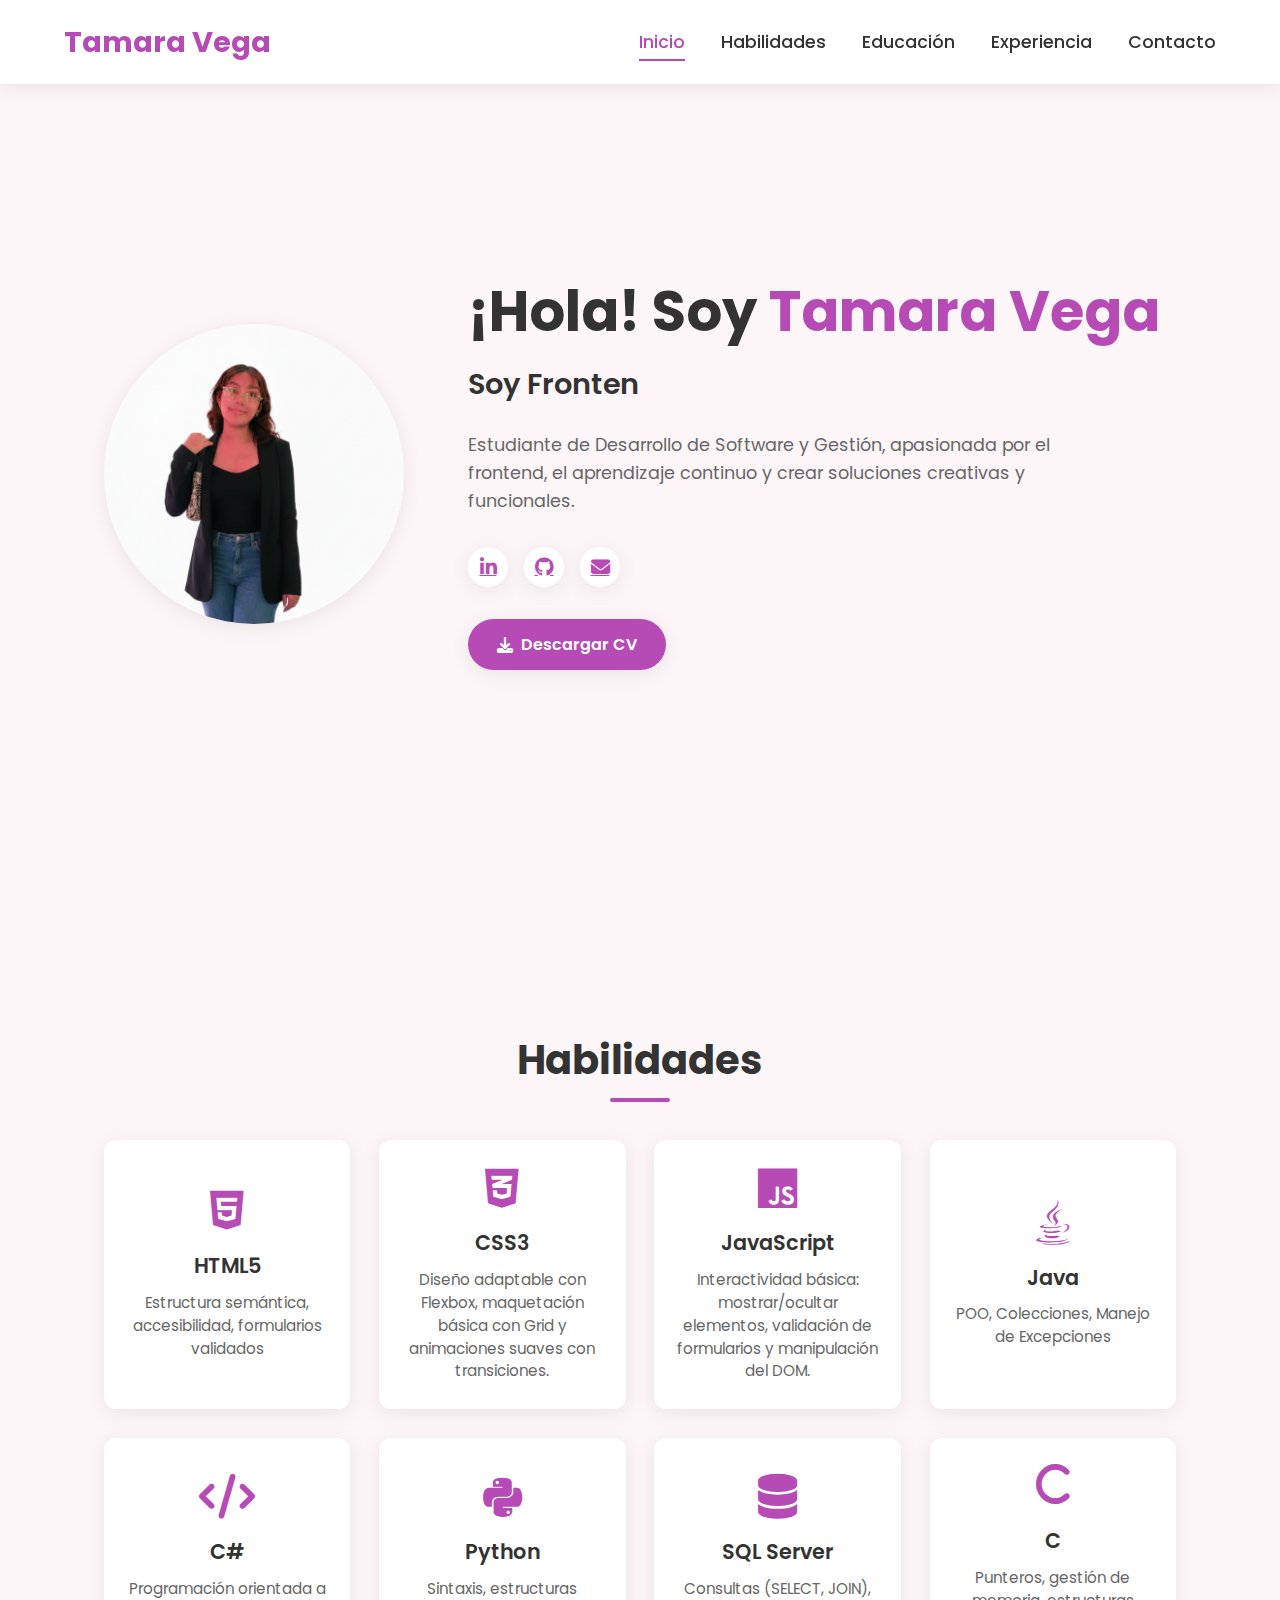
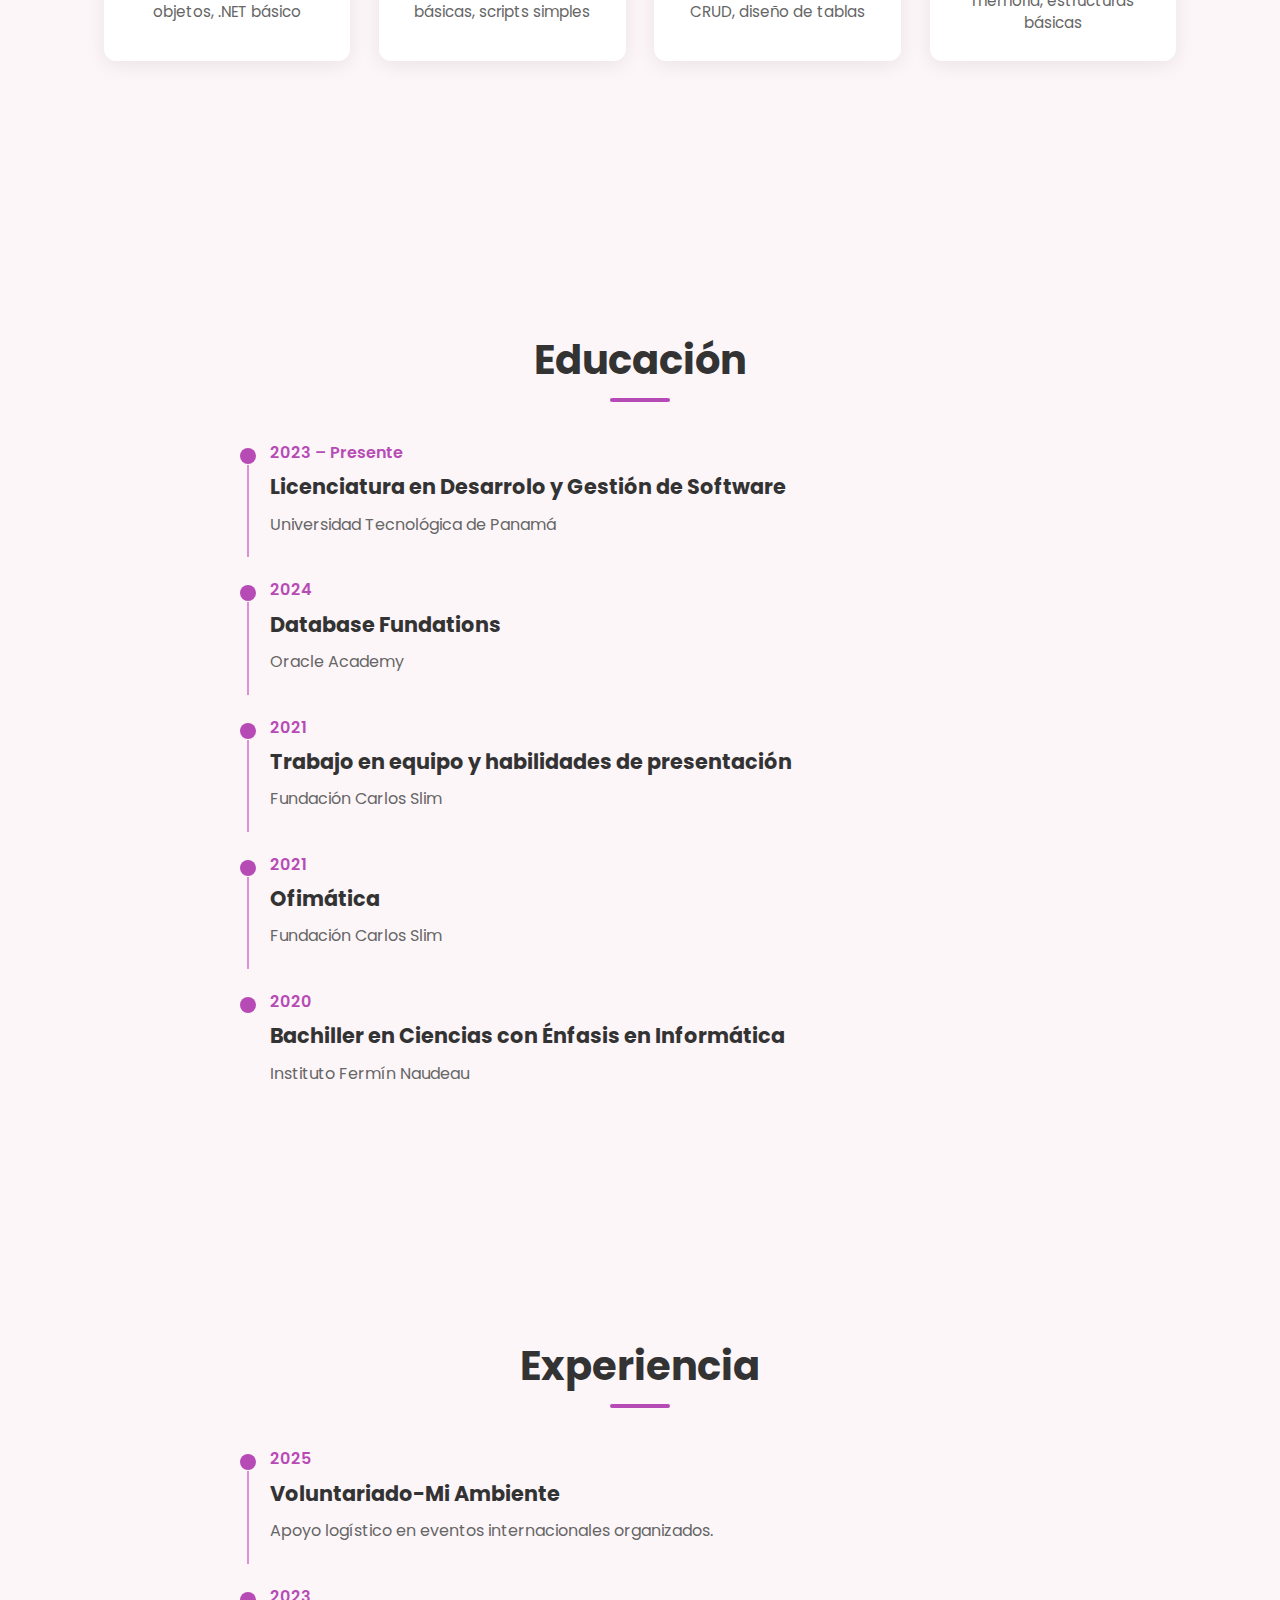
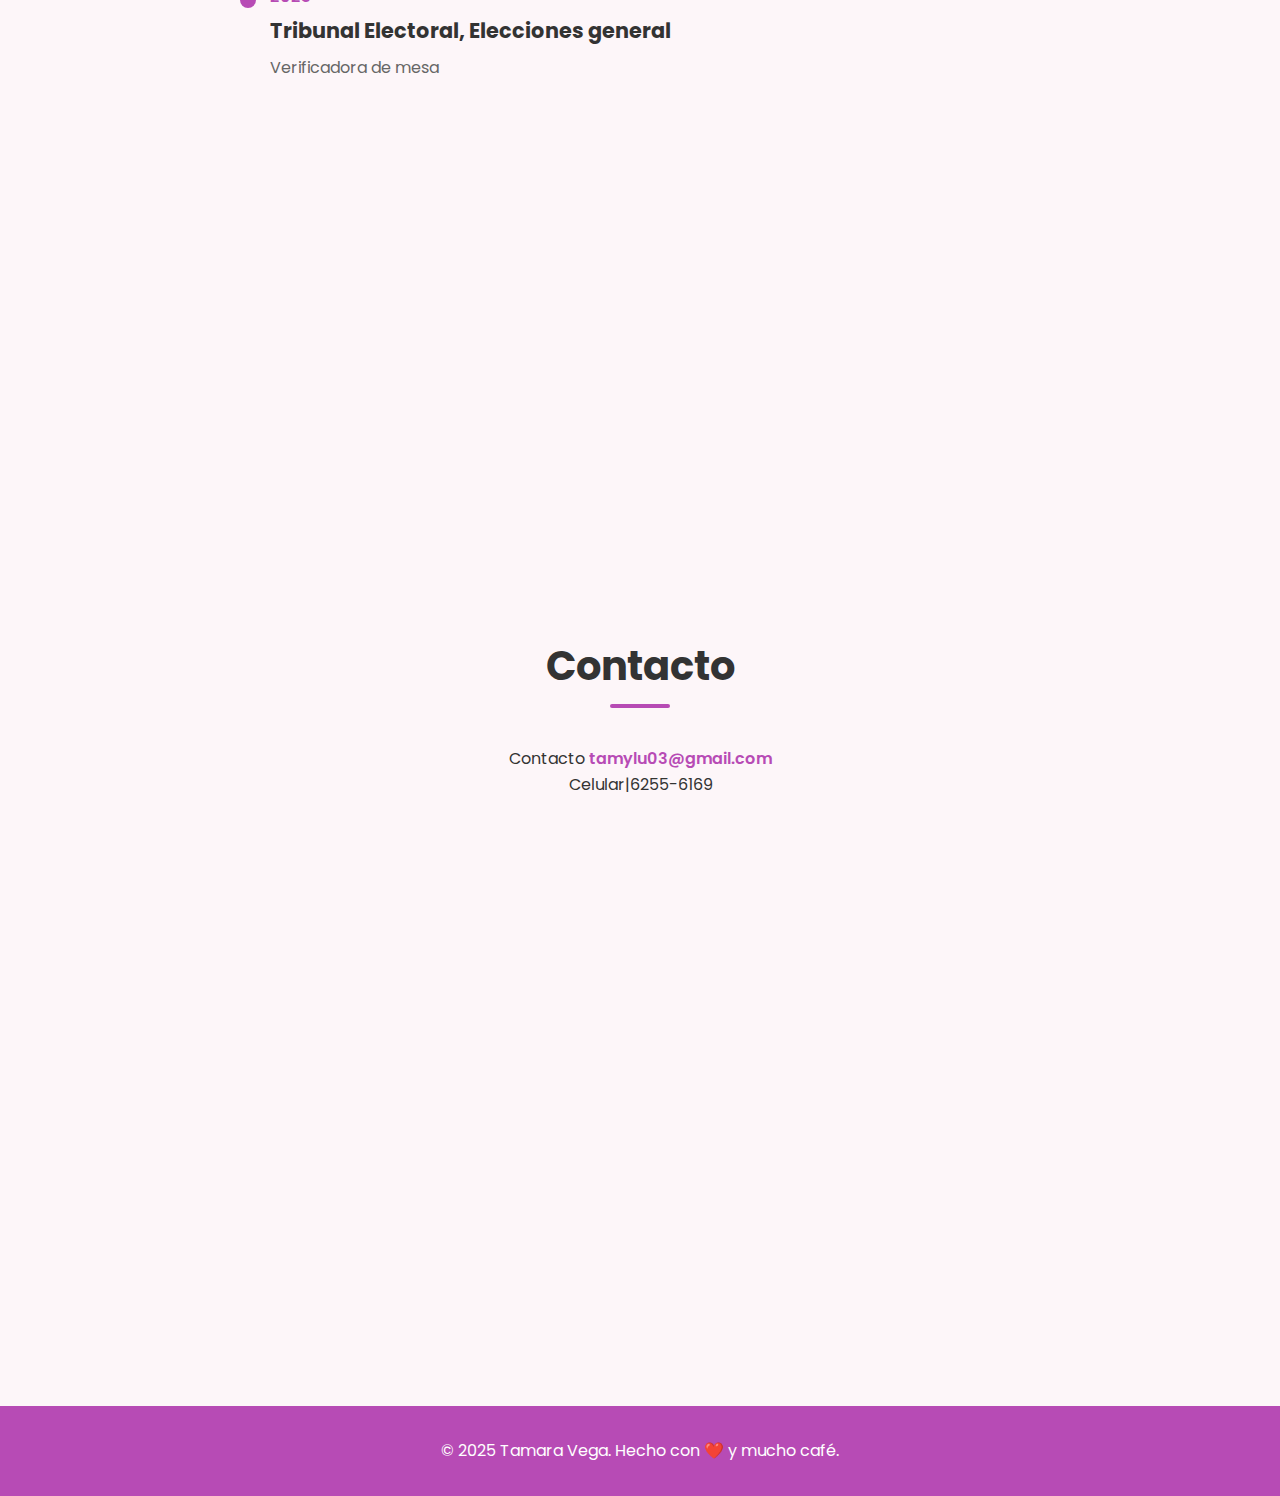
<file: PortafolioDigitalTamaraVega/index.html>
<!DOCTYPE html>
<html lang="es">
<head>
    <meta charset="UTF-8">
    <meta name="viewport" content="width=device-width, initial-scale=1.0">
    <title>Tamara Vega | Portafolio</title>
    <link href="https://fonts.googleapis.com/css2?family=Poppins:wght@300;400;500;600;700&display=swap" rel="stylesheet">
    <link rel="stylesheet" href="https://cdnjs.cloudflare.com/ajax/libs/font-awesome/6.5.2/css/all.min.css">
    <link rel="stylesheet" href="style.css">
</head>
<body>
    <header>
        <a href="#" class="logo">
            Tamara Vega
        </a>

        <div class="menu-toggle" id="menuToggle">
            <span></span>
            <span></span>
            <span></span>
        </div>

        <nav id="navMenu">
            <a href="#home" class="active">Inicio</a>
            <a href="#skills">Habilidades</a>
            <a href="#education">Educación</a>
            <a href="#experience">Experiencia</a>
            <a href="#contact">Contacto</a>
        </nav>
    </header>

    <!-- ===== HOME ===== -->
    <section id="home" class="home">
        <div class="home-img">
            <img src="Image/image1.png" alt="Tamara Vega - Desarrolladora">
        </div>
        <div class="home-content">
            <h1>¡Hola! Soy <span>Tamara Vega</span></h1>
            
            <div class="typing-text">
                Soy <span id="role">Frontend Developer</span>
            </div>
            <p>
                Estudiante de Desarrollo de Software y Gestión, apasionada por el frontend, el aprendizaje continuo y crear soluciones
                creativas y funcionales.
            </p>

            <div class="social-icons">
                <a href="https://linkedin.com/in/tamara-vega-londoño-8828b6347" target="_blank" aria-label="LinkedIn">
                    <i class="fab fa-linkedin-in"></i>
                </a>
                <a href="https://github.com/tamara3vega5" target="_blank" aria-label="GitHub">
                    <i class="fab fa-github"></i>
                </a>
                <a href="mailto:tamylu03@gmail.com" aria-label="Email">
                    <i class="fas fa-envelope"></i>
                </a>
            </div>

            <a href="CV Tamara Vega - Desarrollo y Gestión de Software.pdf" class="btn" download>
                <i class="fas fa-download"></i> Descargar CV
            </a>
        </div>
    </section>

    <!-- ===== SKILLS ===== -->
<section id="skills">
    <h2 class="section-title">Habilidades</h2>
    <div class="skills-container">
        <!-- Frontend -->
        <div class="skill-card">
            <i class="fab fa-html5"></i>
            <h3>HTML5</h3>
            <p>Estructura semántica, accesibilidad, formularios validados</p>
        </div>
        <div class="skill-card">
            <i class="fab fa-css3-alt"></i>
            <h3>CSS3</h3>
            <p>Diseño adaptable con Flexbox, maquetación básica con Grid y animaciones suaves con transiciones.</p>
        </div>
        <div class="skill-card">
            <i class="fab fa-js"></i>
            <h3>JavaScript</h3>
            <p>Interactividad básica: mostrar/ocultar elementos, validación de formularios y manipulación del DOM.</p>
        </div>

        <!-- Backend -->
        <div class="skill-card">
            <i class="fab fa-java"></i>
            <h3>Java</h3>
            <p>POO, Colecciones, Manejo de Excepciones</p>
        </div>
        <div class="skill-card">
            <i class="fas fa-code"></i>
            <h3>C#</h3>
            <p>Programación orientada a objetos, .NET básico</p>
        </div>
        <div class="skill-card">
            <i class="fab fa-python"></i>
            <h3>Python</h3>
            <p>Sintaxis, estructuras básicas, scripts simples</p>
        </div>

        <!-- Bases de Datos -->
        <div class="skill-card">
            <i class="fas fa-database"></i>
            <h3>SQL Server</h3>
            <p>Consultas (SELECT, JOIN), CRUD, diseño de tablas</p>
        </div>

        <!-- Lenguaje de sistemas -->
        <div class="skill-card">
            <i class="fas fa-c"></i>
            <h3>C</h3>
            <p>Punteros, gestión de memoria, estructuras básicas</p>
        </div>
    </div>
</section>

    <!-- ===== EDUCATION ===== -->
    <section id="education">
        <h2 class="section-title">Educación</h2>
        <div class="timeline">
            <!-- 📝 EDITA AQUÍ: Tu educación -->
            <div class="timeline-item">
                <div class="timeline-date">2023 – Presente</div>
                <h3 class="timeline-title">Licenciatura en Desarrolo y Gestión de Software</h3>
                <p class="timeline-desc">Universidad Tecnológica de Panamá</p>
            </div>
            <div class="timeline-item">
                <div class="timeline-date">2024</div>
                <h3 class="timeline-title">Database Fundations</h3>
                <p class="timeline-desc">Oracle Academy</p>
            </div>
             <div class="timeline-item">
                <div class="timeline-date">2021</div>
                <h3 class="timeline-title">Trabajo en equipo y habilidades de presentación</h3>
                <p class="timeline-desc">Fundación Carlos Slim</p>
            </div>
            <div class="timeline-item">
                <div class="timeline-date">2021</div>
                <h3 class="timeline-title">Ofimática</h3>
                <p class="timeline-desc">Fundación Carlos Slim</p>
            </div>
            <div class="timeline-item">
                <div class="timeline-date">2020</div>
                <h3 class="timeline-title">Bachiller en Ciencias con Énfasis en Informática</h3>
                <p class="timeline-desc">Instituto Fermín Naudeau</p>
            </div>
        </div>
    </section>

    <!-- ===== EXPERIENCE ===== -->
    <section id="experience">
        <h2 class="section-title">Experiencia</h2>
        <div class="timeline">
            <!-- 📝 EDITA AQUÍ: Tu experiencia -->
            <div class="timeline-item">
                <div class="timeline-date">2025</div>
                <h3 class="timeline-title">Voluntariado-Mi Ambiente</h3>
                <p class="timeline-desc">Apoyo logístico en eventos internacionales organizados.</p>
            </div>
            <div class="timeline-item">
                <div class="timeline-date">2023</div>
                <h3 class="timeline-title">Tribunal Electoral, Elecciones general</h3>
                <p class="timeline-desc">Verificadora de mesa</p>
            </div>
        </div>
    </section>

    <!-- ===== CONTACT ===== -->
    <section id="contact">
        <h2 class="section-title">Contacto</h2>
        <div class="contact-info">
            <p>
                Contacto 
                <a href="mailto:tumail@example.com">tamylu03@gmail.com</a> <br>
                Celular|6255-6169
            </p>
        </div>
    </section>
    <footer>
        <p>&copy; 2025 Tamara Vega. Hecho con ❤️ y mucho café.</p>
    </footer>
    <script src="script.js"></script>
</body>
</html>
</file>
<file: PortafolioDigitalTamaraVega/style.css>
/* ===== VARIABLES (🎨 Personaliza colores aquí fácilmente) ===== */
:root {
    --primary: #b74bb5;       /* Rosa principal */
    --primary-light: #df8fd5; /* Rosa claro */
    --primary-dark: #6f175e;  /* Rosa oscuro */
    --bg: #fdf6f9;            /* Fondo claro */
    --text: #333;             /* Texto oscuro */
    --text-light: #666;
    --white: #fff;
    --shadow: 0 4px 20px rgba(0,0,0,0.08);
}

* {
    margin: 0;
    padding: 0;
    box-sizing: border-box;
}

body {
    font-family: 'Poppins', sans-serif;
    background-color: var(--bg);
    color: var(--text);
    line-height: 1.6;
    overflow-x: hidden;
}

/* ===== HEADER ===== */
header {
    position: fixed;
    top: 0;
    width: 100%;
    padding: 1.2rem 5%;
    display: flex;
    justify-content: space-between;
    align-items: center;
    background: rgba(255, 255, 255, 0.95);
    backdrop-filter: blur(10px);
    box-shadow: var(--shadow);
    z-index: 1000;
}

.logo {
    font-size: 1.8rem;
    font-weight: 700;
    color: var(--primary);
    text-decoration: none;
}

nav a {
    margin-left: 2rem;
    color: var(--text);
    text-decoration: none;
    font-weight: 500;
    font-size: 1.1rem;
    position: relative;
    padding: 0.4rem 0;
}

nav a:hover,
nav a.active {
    color: var(--primary);
}

nav a::after {
    content: '';
    position: absolute;
    bottom: 0;
    left: 0;
    width: 0;
    height: 2px;
    background: var(--primary);
    transition: width 0.3s ease;
}

nav a:hover::after,
nav a.active::after {
    width: 100%;
}

/* Menú móvil */
.menu-toggle {
    display: none;
    flex-direction: column;
    cursor: pointer;
}

.menu-toggle span {
    width: 25px;
    height: 3px;
    background: var(--primary);
    margin: 3px 0;
    transition: 0.3s;
}

/* ===== SECCIONES ===== */
section {
    min-height: 100vh;
    padding: 8rem 5% 5rem;
    max-width: 1200px;
    margin: 0 auto;
}

/* HOME */
.home {
    display: flex;
    align-items: center;
    gap: 4rem;
}

.home-content {
    flex: 1;
}

.home-content h1 {
    font-size: 3.5rem;
    font-weight: 700;
    margin-bottom: 1rem;
    line-height: 1.2;
}

.home-content h1 span {
    color: var(--primary);
}

.typing-text {
    font-size: 1.8rem;
    font-weight: 600;
    margin-bottom: 1.5rem;
}

.home-content p {
    font-size: 1.1rem;
    color: var(--text-light);
    margin-bottom: 2rem;
    max-width: 600px;
}

.social-icons {
    display: flex;
    gap: 1rem;
    margin-bottom: 2rem;
}

.social-icons a {
    display: flex;
    align-items: center;
    justify-content: center;
    width: 40px;
    height: 40px;
    border-radius: 50%;
    background: var(--white);
    color: var(--primary);
    font-size: 1.2rem;
    box-shadow: var(--shadow);
    transition: all 0.3s ease;
}

.social-icons a:hover {
    transform: translateY(-3px);
    background: var(--primary);
    color: var(--white);
}

.btn {
    display: inline-flex;
    align-items: center;
    gap: 0.5rem;
    padding: 0.8rem 1.8rem;
    background: var(--primary);
    color: var(--white);
    border-radius: 50px;
    font-weight: 600;
    text-decoration: none;
    box-shadow: var(--shadow);
    transition: all 0.3s ease;
}

.btn:hover {
    transform: translateY(-3px);
    background: var(--primary-dark);
    box-shadow: 0 6px 20px rgba(183, 75, 181, 0.3);
}

.home-img {
    flex: 0 0 300px;
    height: 300px;
    border-radius: 50%;
    overflow: hidden;
    box-shadow: var(--shadow);
}

.home-img img {
    width: 100%;
    height: 100%;
    object-fit: cover;
}

/* SECCIONES COMUNES */
.section-title {
    font-size: 2.5rem;
    margin-bottom: 3rem;
    text-align: center;
    position: relative;
}

.section-title::after {
    content: '';
    position: absolute;
    bottom: -10px;
    left: 50%;
    transform: translateX(-50%);
    width: 60px;
    height: 4px;
    background: var(--primary);
    border-radius: 2px;
}

/* SKILLS - ✅ ACTUALIZADO PARA TUS LENGUAJES */
.skills-container {
    display: grid;
    grid-template-columns: repeat(auto-fill, minmax(240px, 1fr));
    gap: 1.8rem;
}

.skill-card {
    background: var(--white);
    padding: 1.6rem 1.2rem;
    border-radius: 12px;
    box-shadow: var(--shadow);
    text-align: center;
    transition: transform 0.3s, box-shadow 0.3s;
    height: 100%;
    display: flex;
    flex-direction: column;
    justify-content: center;
    align-items: center;
}

.skill-card:hover {
    transform: translateY(-6px);
    box-shadow: 0 8px 25px rgba(0,0,0,0.1);
}

.skill-card i {
    font-size: 2.8rem;
    color: var(--primary);
    margin-bottom: 1rem;
}

.skill-card h3 {
    font-size: 1.3rem;
    margin-bottom: 0.6rem;
    font-weight: 600;
}

.skill-card p {
    font-size: 0.95rem;
    color: var(--text-light);
    line-height: 1.5;
}

/* EDUCATION / EXPERIENCE */
.timeline {
    max-width: 800px;
    margin: 0 auto;
}

.timeline-item {
    position: relative;
    padding-left: 30px;
    margin-bottom: 2.5rem;
}

.timeline-item::before {
    content: '';
    position: absolute;
    left: 0;
    top: 8px;
    width: 16px;
    height: 16px;
    border-radius: 50%;
    background: var(--primary);
}

.timeline-item::after {
    content: '';
    position: absolute;
    left: 7px;
    top: 25px;
    bottom: -20px;
    width: 2px;
    background: var(--primary-light);
}

.timeline-item:last-child::after {
    display: none;
}

.timeline-date {
    font-weight: 600;
    color: var(--primary);
    margin-bottom: 0.3rem;
}

.timeline-title {
    font-size: 1.3rem;
    margin-bottom: 0.5rem;
}

.timeline-desc {
    color: var(--text-light);
}

/* CONTACT */
.contact-info {
    text-align: center;
    max-width: 600px;
    margin: 0 auto;
}

.contact-info a {
    color: var(--primary);
    font-weight: 600;
    text-decoration: none;
}

.contact-info a:hover {
    text-decoration: underline;
}

/* FOOTER */
footer {
    text-align: center;
    padding: 2rem 5%;
    background: var(--primary);
    color: var(--white);
}

/* ===== RESPONSIVE ===== */
@media (max-width: 900px) {
    .home {
        flex-direction: column;
        text-align: center;
    }

    .social-icons,
    .home-content p {
        justify-content: center;
    }

    nav a {
        margin-left: 1rem;
        font-size: 1rem;
    }
}

@media (max-width: 768px) {
    .skills-container {
        grid-template-columns: repeat(2, 1fr);
    }
}

@media (max-width: 480px) {
    .menu-toggle {
        display: flex;
    }

    nav {
        position: fixed;
        top: 70px;
        right: -100%;
        flex-direction: column;
        background: var(--white);
        width: 80%;
        height: calc(100vh - 70px);
        padding: 2rem;
        box-shadow: -5px 0 15px rgba(0,0,0,0.1);
        transition: right 0.4s ease;
    }

    nav.active {
        right: 0;
    }

    nav a {
        margin: 1.2rem 0;
        font-size: 1.3rem;
    }

    .home-content h1 {
        font-size: 2.3rem;
    }

    .typing-text {
        font-size: 1.4rem;
    }

    .section-title {
        font-size: 2rem;
    }

    section {
        padding: 6rem 5% 4rem;
    }

    .skills-container {
        grid-template-columns: 1fr;
    }
}
</file>
